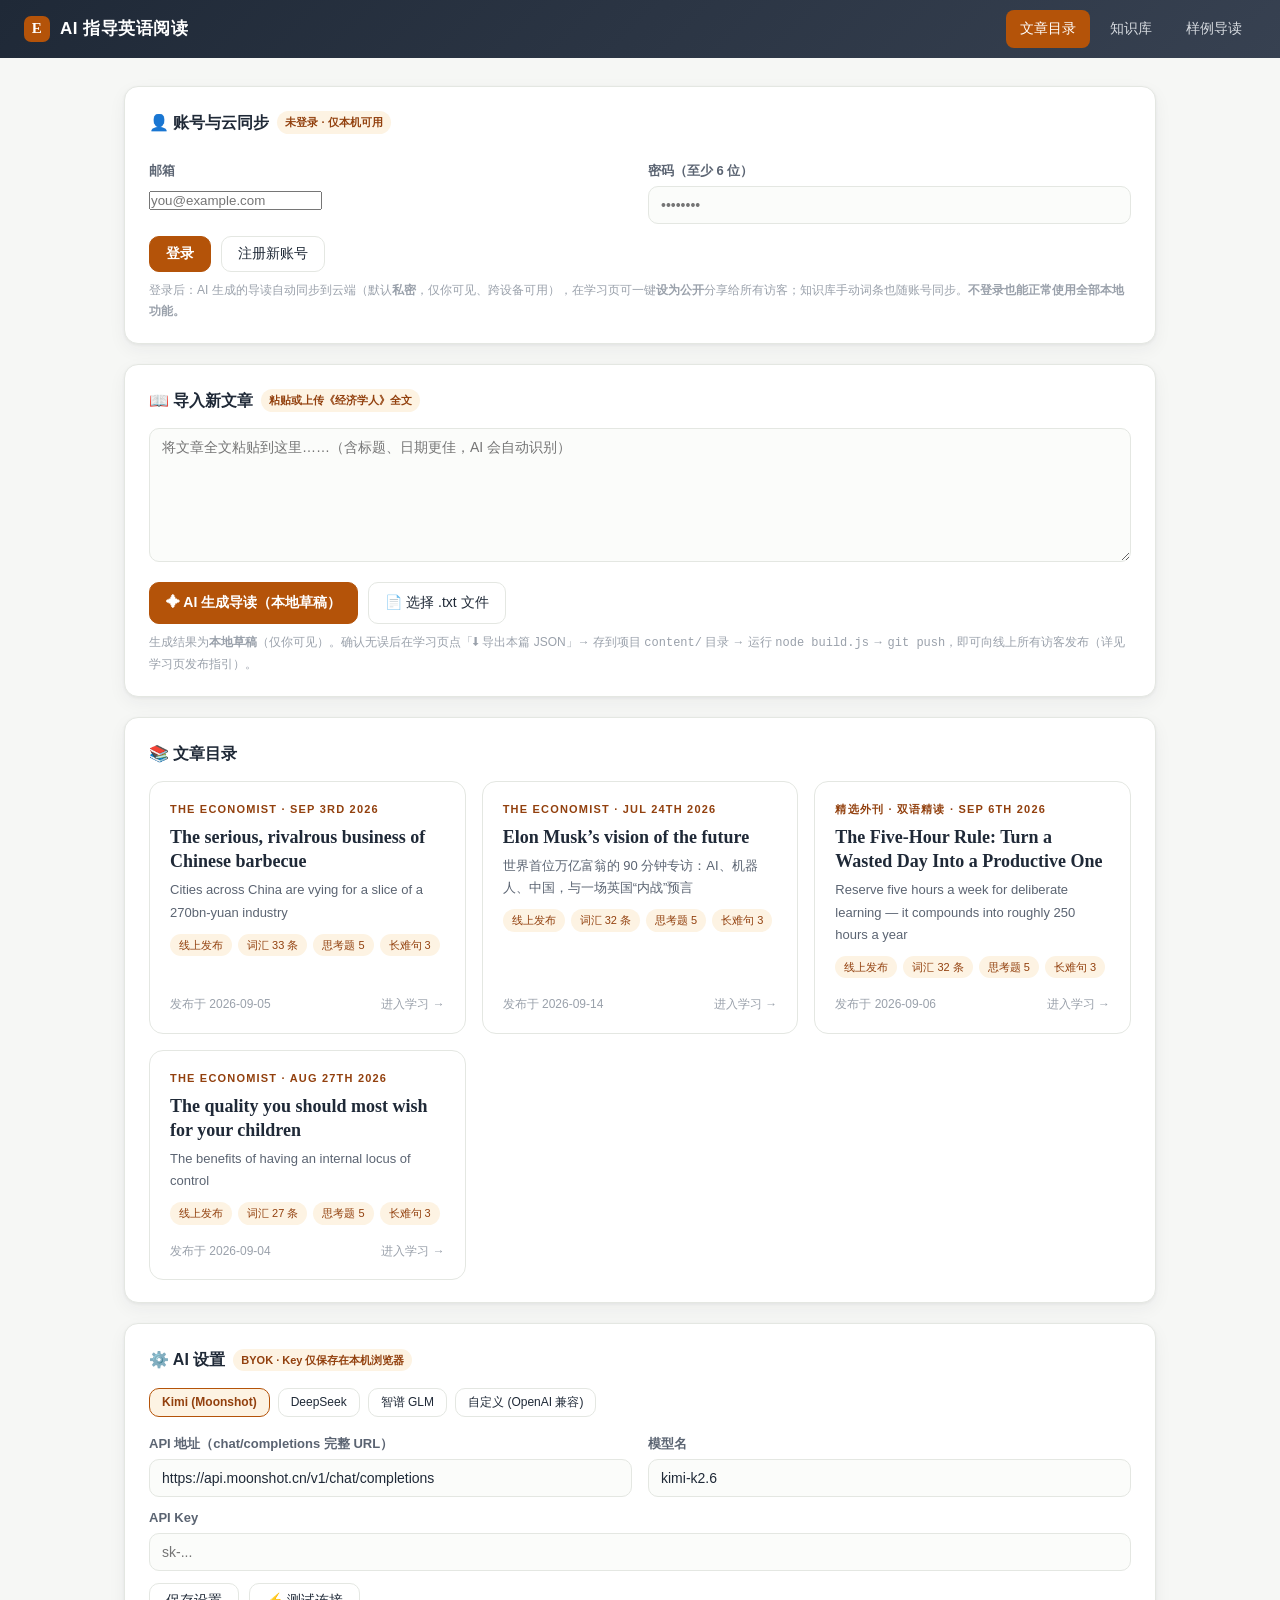
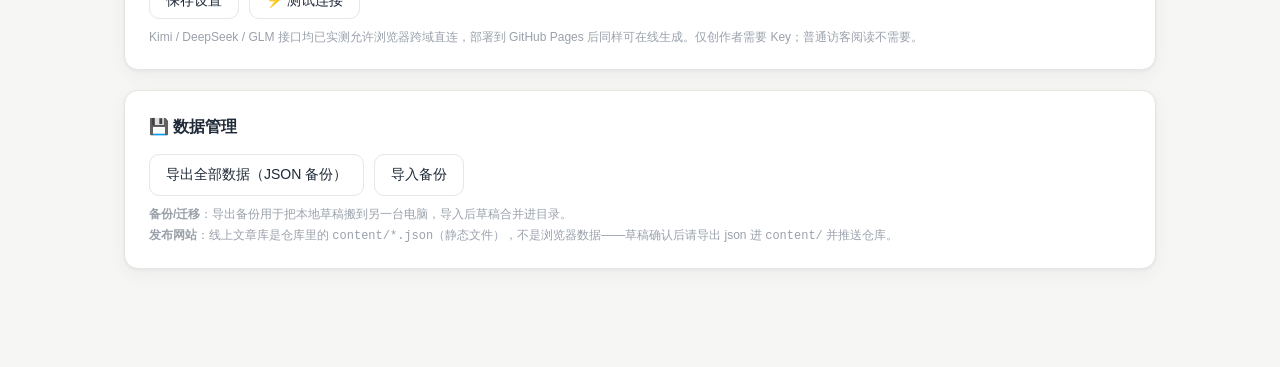
<file: index.html>
<!DOCTYPE html>
<html lang="zh-CN">
<head>
<meta charset="UTF-8">
<meta name="viewport" content="width=device-width, initial-scale=1.0">
<title>AI 指导英语阅读 · 目录</title>
<link rel="stylesheet" href="assets/style.css">
</head>
<body data-page="index">
  <div class="topbar">
    <div class="brand"><span class="logo">E</span>AI 指导英语阅读</div>
    <div class="nav">
      <a class="active" href="index.html">文章目录</a>
      <a href="knowledge.html">知识库</a>
      <a href="reader.html?id=internal-locus-of-control">样例导读</a>
    </div>
  </div>

  <div class="wrap">
    <!-- 账号与云同步 -->
    <div class="card" id="authCard">
      <h2>👤 账号与云同步 <span class="tag" id="authStateTag">未登录 · 仅本机可用</span></h2>
      <div id="authLoggedOut">
        <div class="grid2">
          <div>
            <label class="fld">邮箱</label>
            <input type="email" id="authEmail" placeholder="you@example.com">
          </div>
          <div>
            <label class="fld">密码（至少 6 位）</label>
            <input type="password" id="authPass" placeholder="••••••••">
          </div>
        </div>
        <div class="btnrow">
          <button class="btn primary" id="loginBtn">登录</button>
          <button class="btn" id="signupBtn">注册新账号</button>
        </div>
        <div class="hintline">登录后：AI 生成的导读自动同步到云端（默认<b>私密</b>，仅你可见、跨设备可用），在学习页可一键<b>设为公开</b>分享给所有访客；知识库手动词条也随账号同步。<b>不登录也能正常使用全部本地功能。</b></div>
      </div>
      <div id="authLoggedIn" style="display:none">
        <div class="hintline" style="margin-bottom:10px">已登录：<b id="authUserEmail"></b> <span id="syncStatus" style="color:#9aa1ab"></span></div>
        <div class="btnrow">
          <button class="btn" id="syncBtn">立即同步</button>
          <button class="btn danger" id="logoutBtn">退出登录</button>
        </div>
        <div class="hintline">你的文章默认私密；在学习页点「🌐 设为公开」即分享给所有访客。想让他人也来张贴文章？把本站地址发给对方，各自注册账号即可。</div>
      </div>
    </div>

    <!-- 导入新文章 -->
    <div class="card">
      <h2>📖 导入新文章 <span class="tag">粘贴或上传《经济学人》全文</span></h2>
      <textarea id="pasteBox" rows="7" placeholder="将文章全文粘贴到这里……（含标题、日期更佳，AI 会自动识别）"></textarea>
      <div class="btnrow">
        <button class="btn primary" id="genBtn">✦ AI 生成导读（本地草稿）</button>
        <label class="btn" style="cursor:pointer">📄 选择 .txt 文件<input type="file" id="fileInput" accept=".txt,.md" style="display:none"></label>
      </div>
      <div id="genError" style="display:none;margin-top:10px;padding:10px 14px;border-radius:8px;background:#fef2f2;border:1px solid #fecaca;color:#b91c1c;font-size:13px;line-height:1.6"></div>
      <div class="hintline">生成结果为<b>本地草稿</b>（仅你可见）。确认无误后在学习页点「⬇ 导出本篇 JSON」→ 存到项目 <code>content/</code> 目录 → 运行 <code>node build.js</code> → <code>git push</code>，即可向线上所有访客发布（详见学习页发布指引）。</div>
    </div>

    <!-- 文章目录 -->
    <div class="card">
      <h2>📚 文章目录</h2>
      <div id="catalog" class="article-grid"></div>
    </div>

    <!-- AI 设置 -->
    <div class="card">
      <h2>⚙️ AI 设置 <span class="tag">BYOK · Key 仅保存在本机浏览器</span></h2>
      <div class="preset-row">
        <button class="btn preset-btn" data-preset="kimi">Kimi (Moonshot)</button>
        <button class="btn preset-btn" data-preset="deepseek">DeepSeek</button>
        <button class="btn preset-btn" data-preset="glm">智谱 GLM</button>
        <button class="btn preset-btn" data-preset="custom">自定义 (OpenAI 兼容)</button>
      </div>
      <div class="grid2">
        <div>
          <label class="fld">API 地址（chat/completions 完整 URL）</label>
          <input type="text" id="cfgBase" placeholder="https://api.moonshot.cn/v1/chat/completions">
        </div>
        <div>
          <label class="fld">模型名</label>
          <input type="text" id="cfgModel" placeholder="kimi-k2.6">
        </div>
      </div>
      <label class="fld">API Key</label>
      <input type="password" id="cfgKey" placeholder="sk-...">
      <div class="btnrow">
        <button class="btn" id="saveCfg">保存设置</button>
        <button class="btn" id="testCfg">⚡ 测试连接</button>
        <span id="cfgTestResult" style="font-size:13px;align-self:center"></span>
      </div>
      <div class="hintline">Kimi / DeepSeek / GLM 接口均已实测允许浏览器跨域直连，部署到 GitHub Pages 后同样可在线生成。仅创作者需要 Key；普通访客阅读不需要。</div>
    </div>

    <!-- 数据管理 -->
    <div class="card">
      <h2>💾 数据管理</h2>
      <div class="btnrow">
        <button class="btn" id="exportBtn">导出全部数据（JSON 备份）</button>
        <label class="btn" style="cursor:pointer">导入备份<input type="file" id="importFile" accept=".json" style="display:none"></label>
      </div>
      <div class="hintline"><b>备份/迁移</b>：导出备份用于把本地草稿搬到另一台电脑，导入后草稿合并进目录。<br>
      <b>发布网站</b>：线上文章库是仓库里的 <code>content/*.json</code>（静态文件），不是浏览器数据——草稿确认后请导出 json 进 <code>content/</code> 并推送仓库。</div>
    </div>
  </div>

  <div class="overlay" id="overlay"><div class="spinner"></div><div class="msg">AI 正在生成导读……</div></div>
  <script src="assets/vendor/supabase.min.js"></script>
  <script src="assets/cloud.js"></script>
  <script src="assets/seed.js"></script>
  <script src="assets/articles.js"></script>
  <script src="assets/ai.js"></script>
  <script src="assets/app.js"></script>
</body>
</html>
</file>
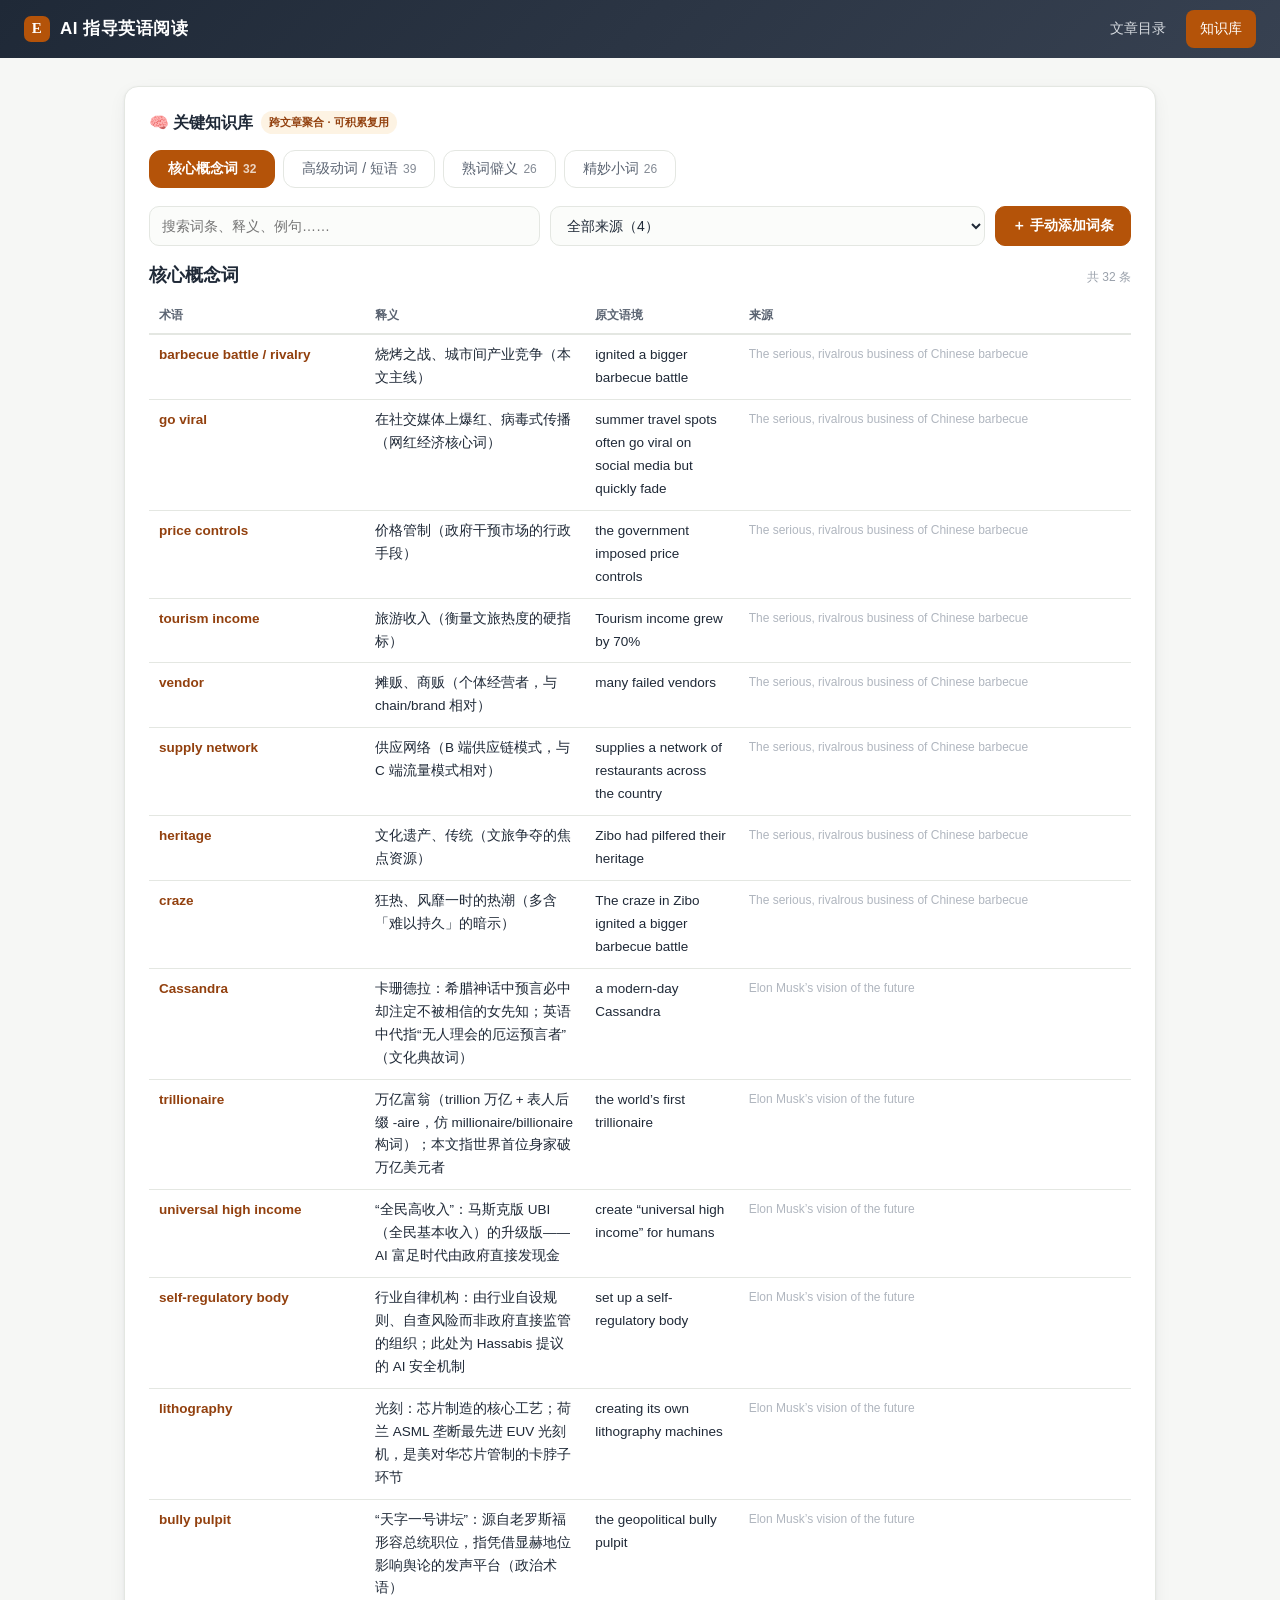
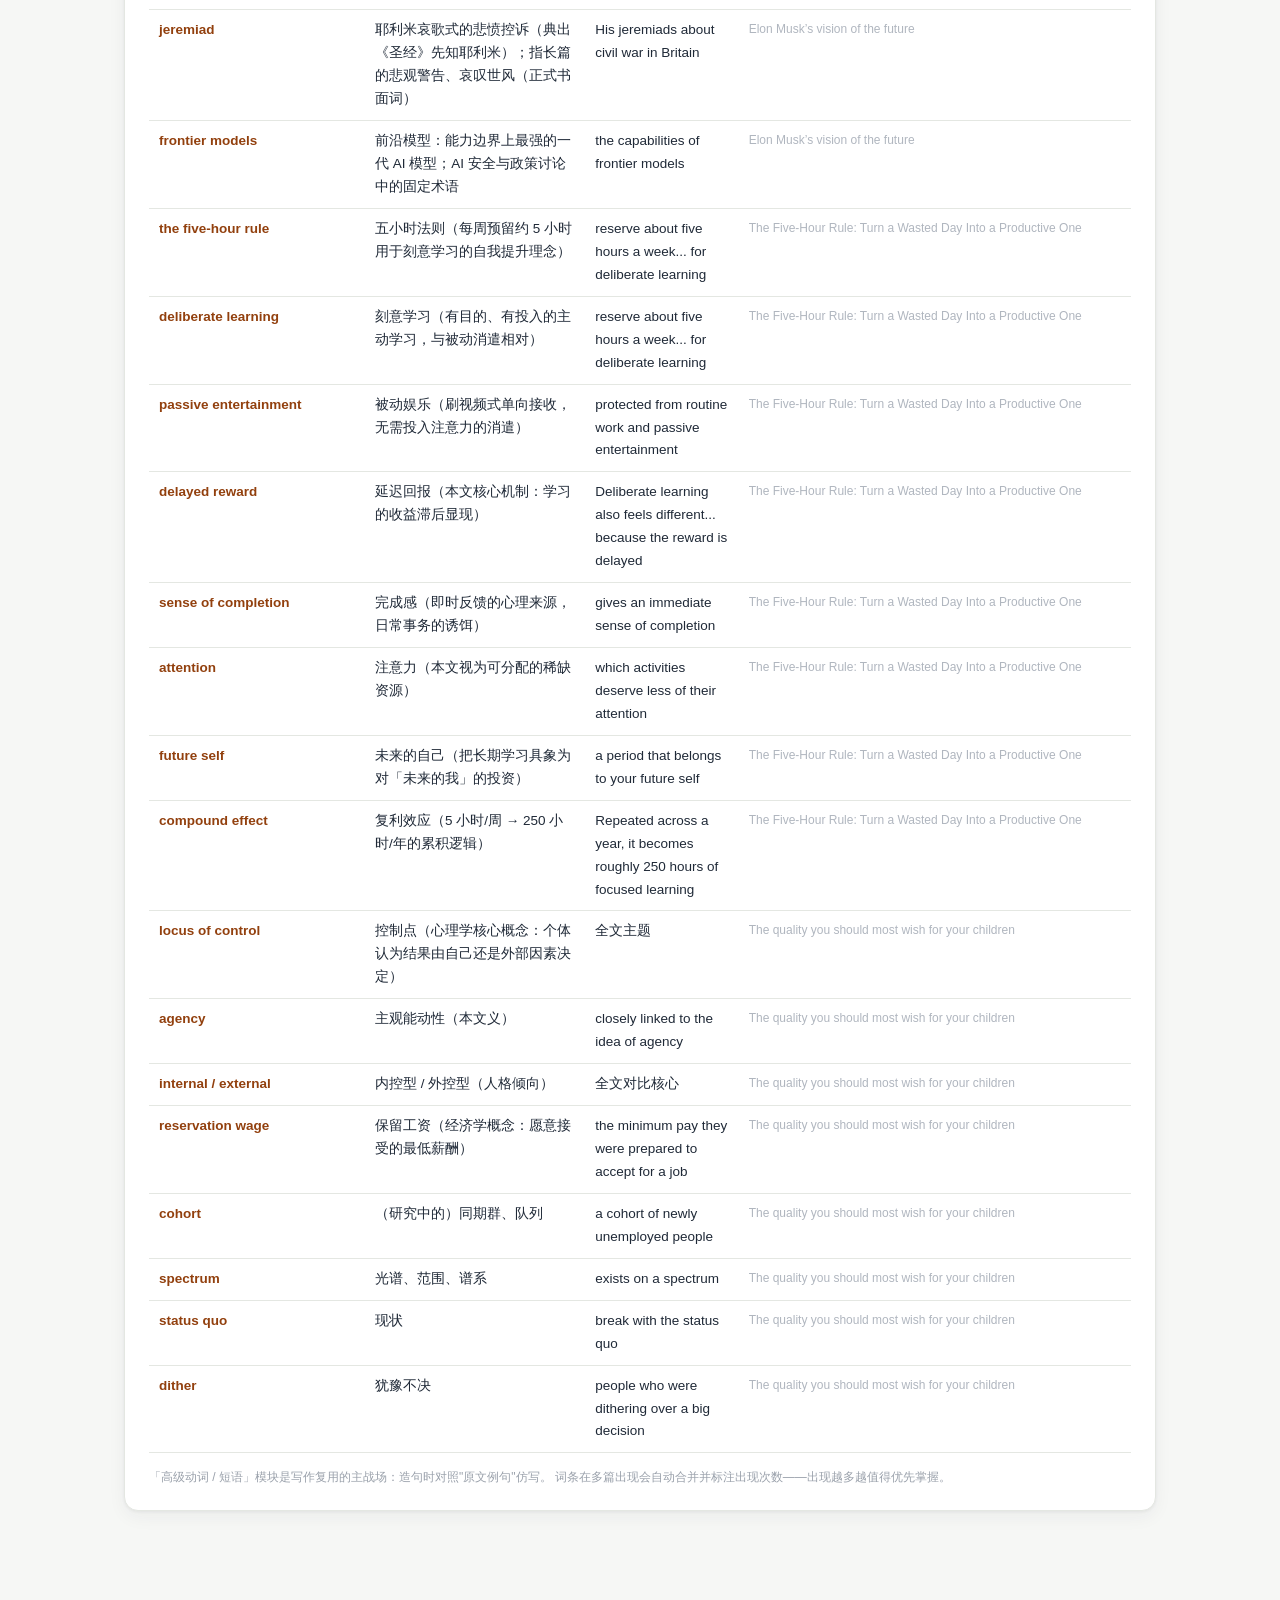
<file: knowledge.html>
<!DOCTYPE html>
<html lang="zh-CN">
<head>
<meta charset="UTF-8">
<meta name="viewport" content="width=device-width, initial-scale=1.0">
<title>知识库 · AI 指导英语阅读</title>
<link rel="stylesheet" href="assets/style.css">
</head>
<body data-page="knowledge">
  <div class="topbar">
    <div class="brand"><span class="logo">E</span>AI 指导英语阅读</div>
    <div class="nav">
      <a href="index.html">文章目录</a>
      <a class="active" href="knowledge.html">知识库</a>
    </div>
  </div>

  <div class="wrap">
    <div class="card">
      <h2>🧠 关键知识库 <span class="tag">跨文章聚合 · 可积累复用</span></h2>
      <div class="kb-tabs">
        <button class="kb-tab active" data-cat="concepts">核心概念词<span class="cnt"></span></button>
        <button class="kb-tab" data-cat="verbs">高级动词 / 短语<span class="cnt"></span></button>
        <button class="kb-tab" data-cat="insiders">熟词僻义<span class="cnt"></span></button>
        <button class="kb-tab" data-cat="gems">精妙小词<span class="cnt"></span></button>
      </div>
      <div class="kb-toolbar">
        <input type="text" id="kbSearch" placeholder="搜索词条、释义、例句……">
        <select id="kbSource"></select>
        <button class="btn primary" id="kbAddBtn">＋ 手动添加词条</button>
      </div>
      <div style="display:flex;justify-content:space-between;align-items:baseline;margin-bottom:4px">
        <h2 id="kbTitle" style="border:none;margin:0;font-family:var(--serif);font-size:18px">核心概念词</h2>
        <span id="kbCount" style="font-size:12px;color:#9aa1ab"></span>
      </div>
      <table class="vocab-table" id="kbTable">
        <thead></thead><tbody></tbody>
      </table>
      <div class="hintline" style="margin-top:14px">
        「高级动词 / 短语」模块是写作复用的主战场：造句时对照"原文例句"仿写。
        词条在多篇出现会自动合并并标注出现次数——出现越多越值得优先掌握。
      </div>
    </div>
  </div>

  <script src="assets/vendor/supabase.min.js"></script>
  <script src="assets/cloud.js"></script>
  <script src="assets/seed.js"></script>
  <script src="assets/articles.js"></script>
  <script src="assets/app.js"></script>
</body>
</html>
</file>
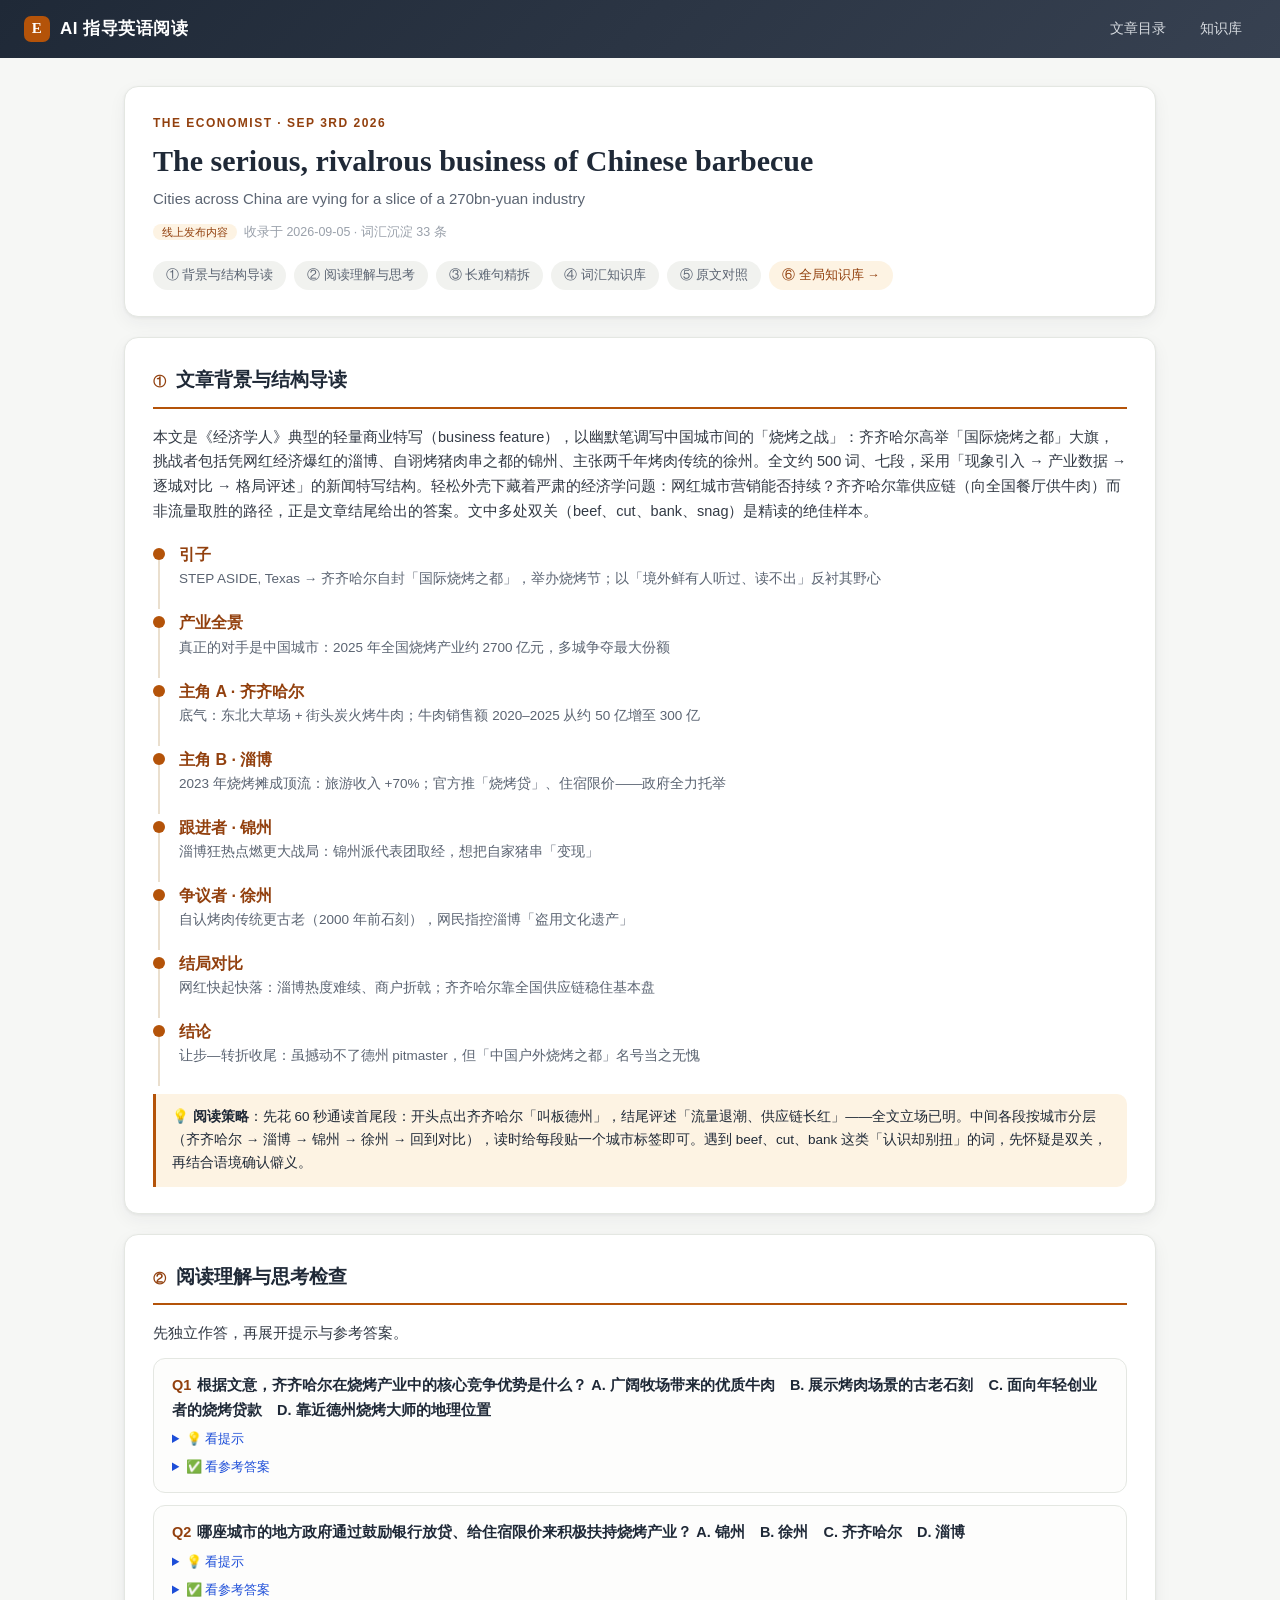
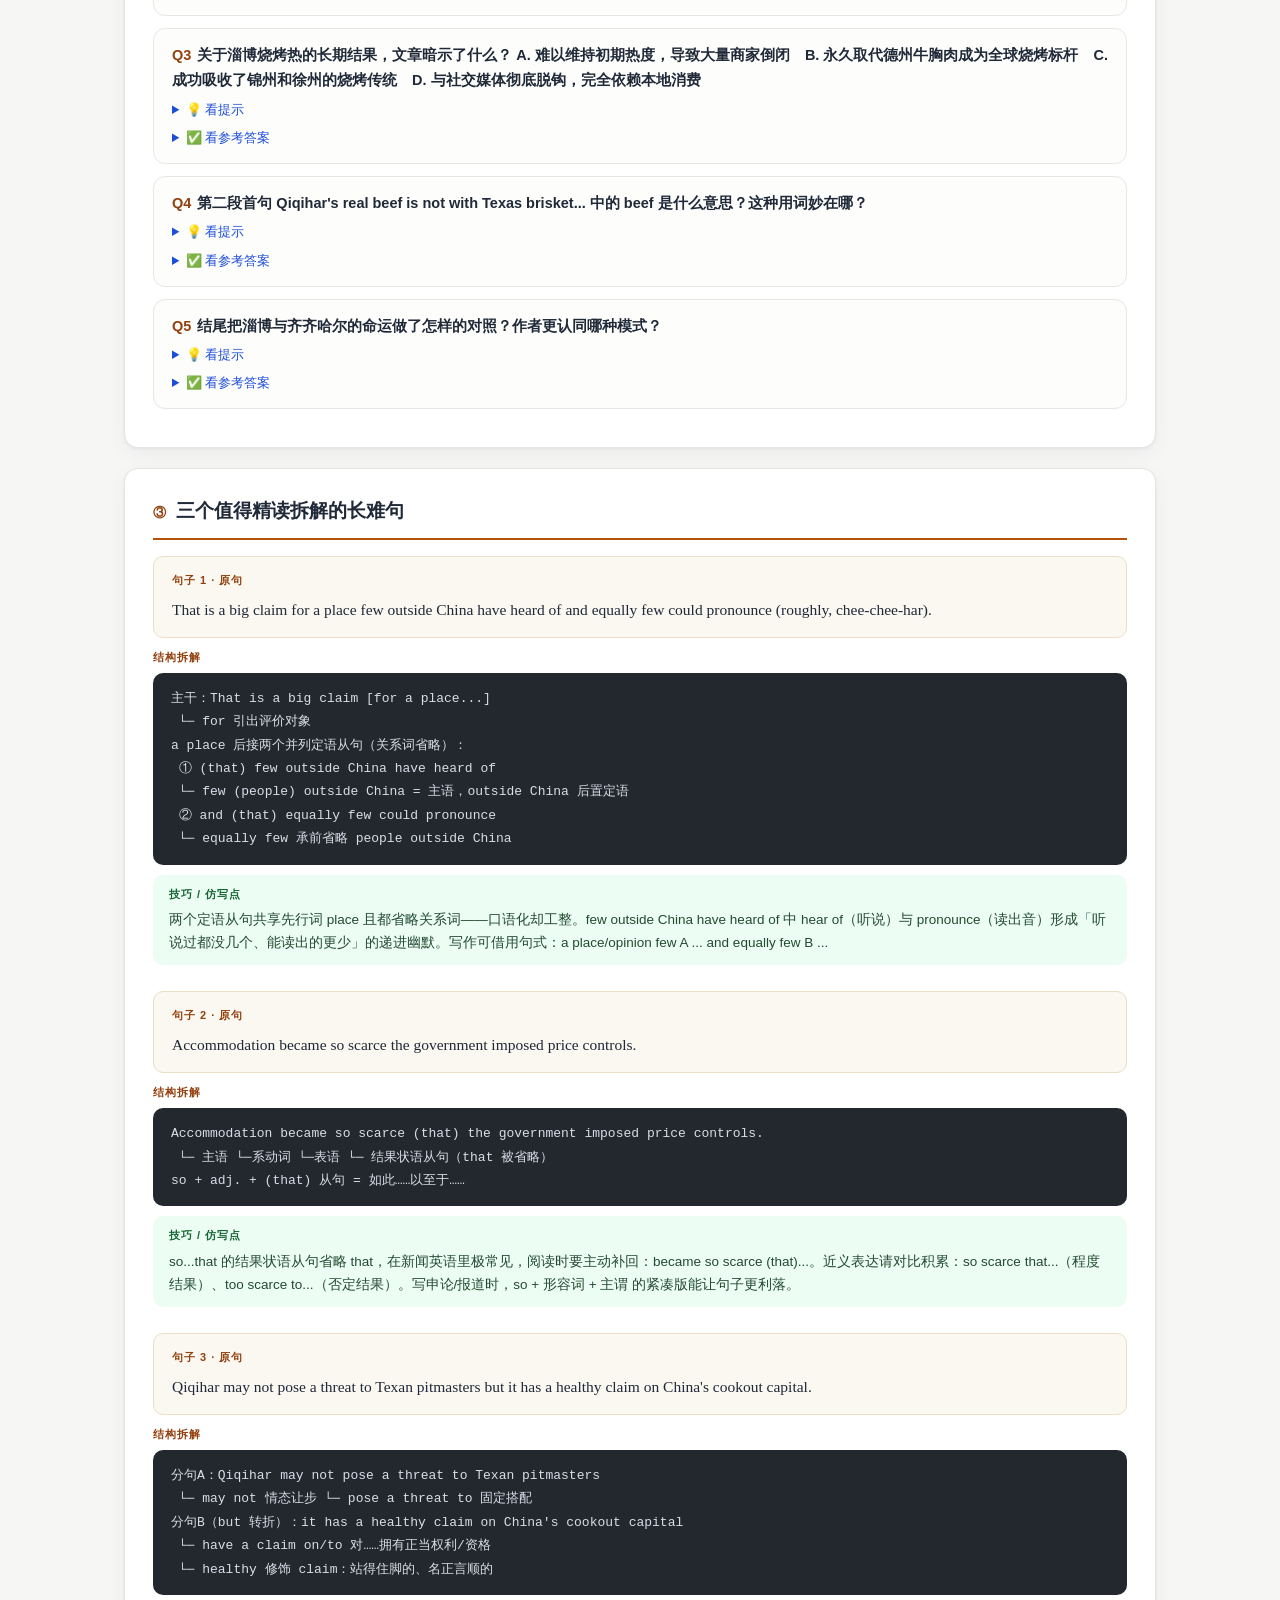
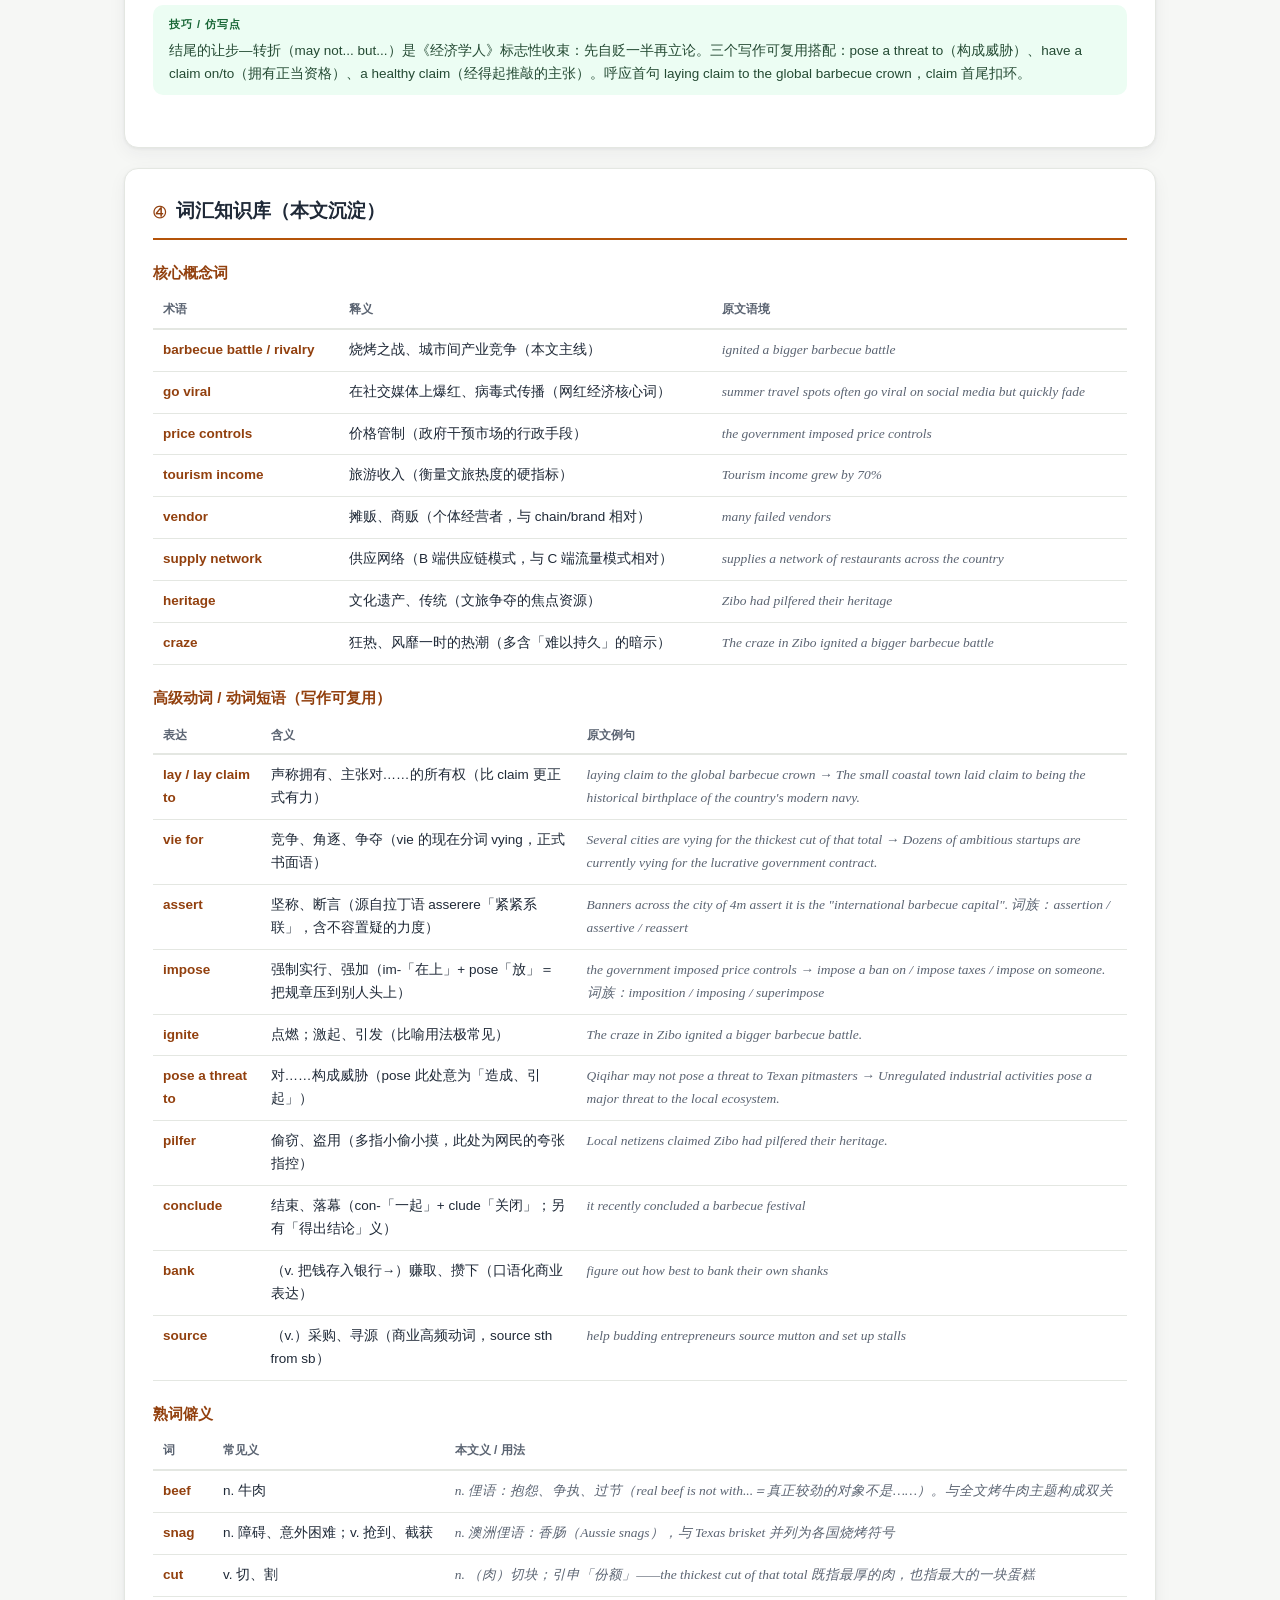
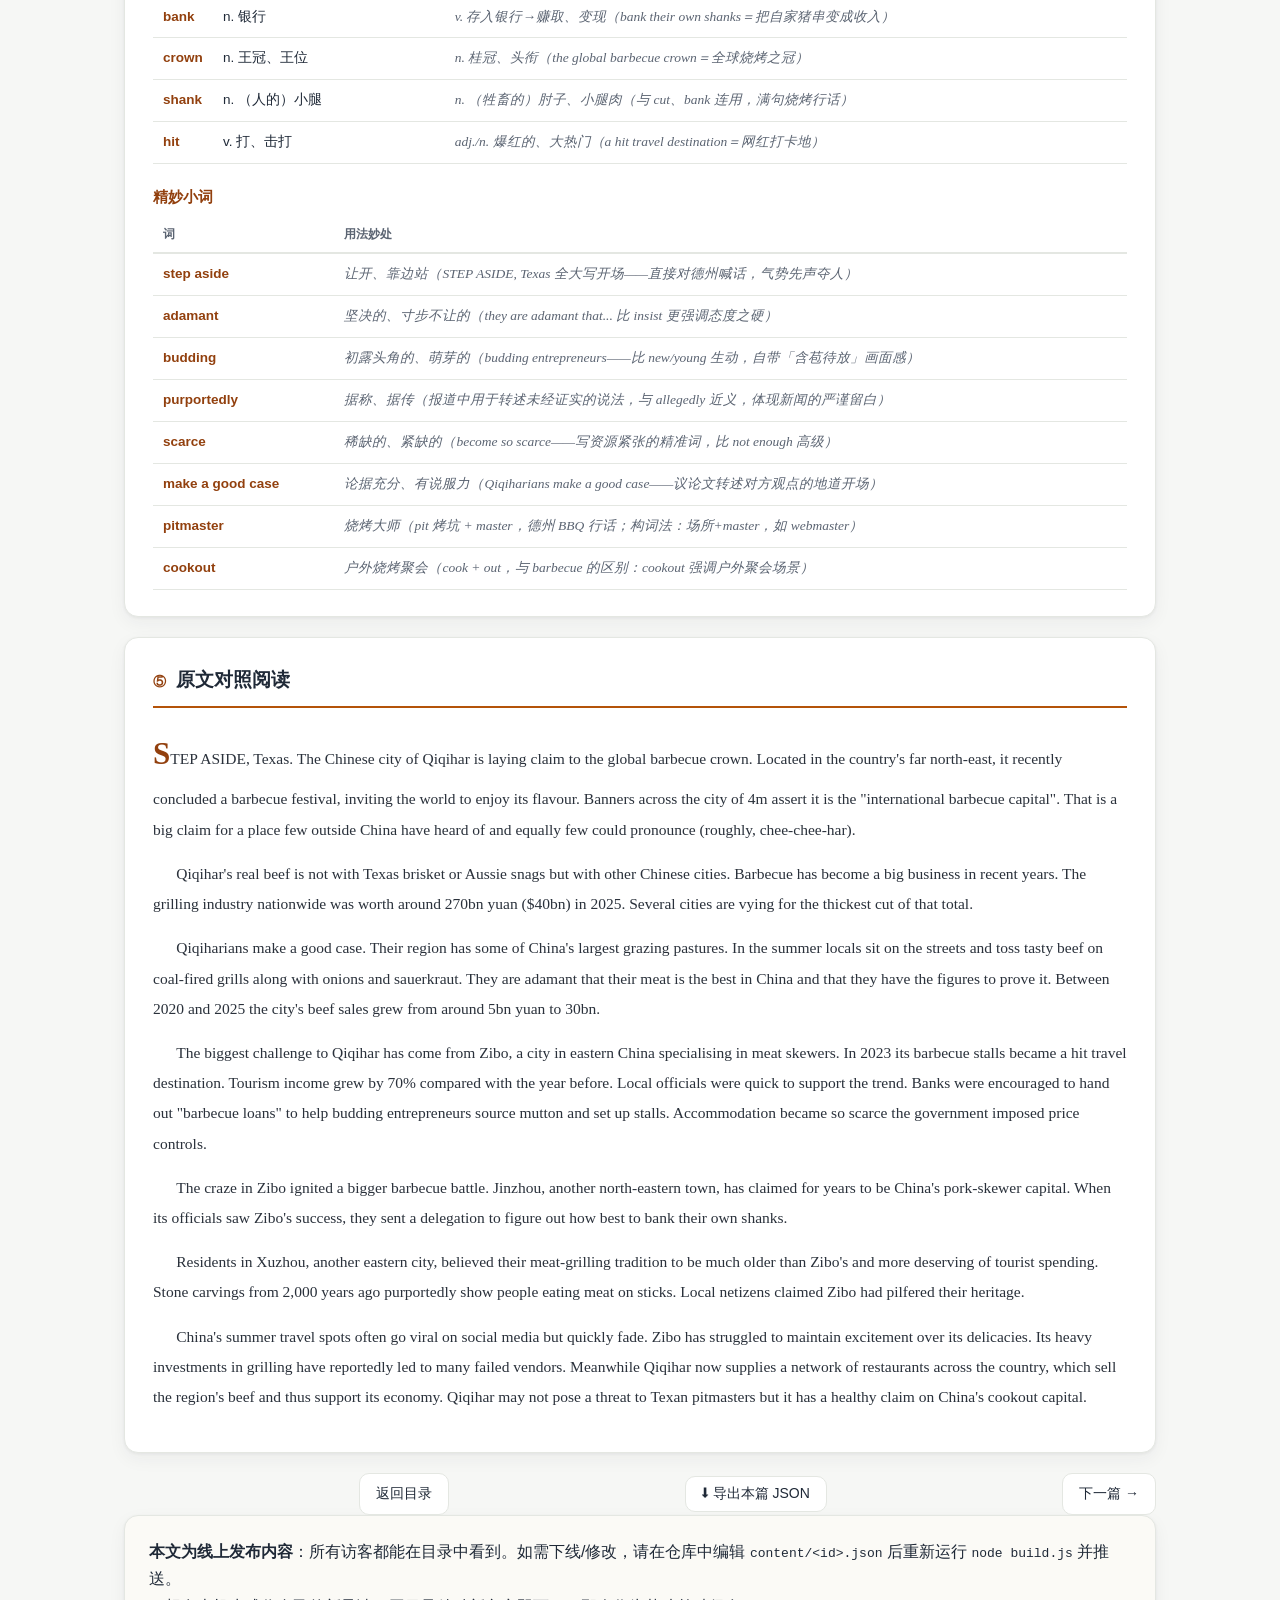
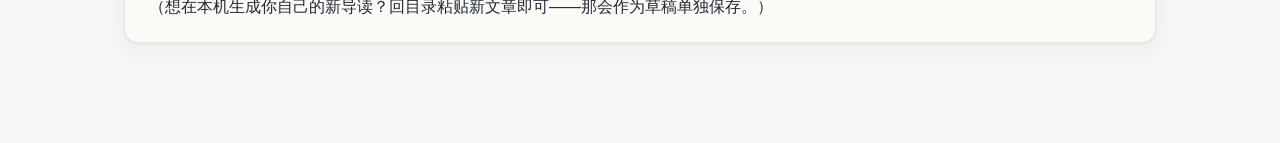
<file: reader.html>
<!DOCTYPE html>
<html lang="zh-CN">
<head>
<meta charset="UTF-8">
<meta name="viewport" content="width=device-width, initial-scale=1.0">
<title>导读学习 · AI 指导英语阅读</title>
<link rel="stylesheet" href="assets/style.css">
<style>
  .sec h3 { font-size: 15px; color: var(--accent-deep); margin: 20px 0 6px; }
</style>
</head>
<body data-page="reader">
  <div class="topbar">
    <div class="brand"><span class="logo">E</span>AI 指导英语阅读</div>
    <div class="nav">
      <a href="index.html">文章目录</a>
      <a href="knowledge.html">知识库</a>
    </div>
  </div>
  <div class="wrap" id="app">
    <div class="card empty">加载中……</div>
  </div>
  <script src="assets/vendor/supabase.min.js"></script>
  <script src="assets/cloud.js"></script>
  <script src="assets/seed.js"></script>
  <script src="assets/articles.js"></script>
  <script src="assets/app.js"></script>
  <script src="assets/reader.js"></script>
</body>
</html>
</file>
<file: assets/style.css>
/* AI 指导英语阅读 · 全站样式（浅色主题） */
:root {
  --bg: #f6f7f5;
  --panel: #ffffff;
  --ink: #1f2937;
  --ink-soft: #5b6472;
  --line: #e4e7e2;
  --accent: #b45309;       /* 琥珀棕，经济学人质感 */
  --accent-soft: #fdf3e3;
  --accent-deep: #92400e;
  --green: #166534;
  --green-soft: #ecfdf3;
  --blue: #1d4ed8;
  --blue-soft: #eef3ff;
  --red-soft: #fdeaea;
  --red: #b91c1c;
  --radius: 14px;
  --shadow: 0 1px 3px rgba(31,41,55,.06), 0 6px 18px rgba(31,41,55,.05);
  --serif: Georgia, "Times New Roman", "Songti SC", serif;
  --sans: -apple-system, "Segoe UI", "PingFang SC", "Microsoft YaHei", sans-serif;
}
* { box-sizing: border-box; margin: 0; padding: 0; }
body {
  background: var(--bg);
  color: var(--ink);
  font-family: var(--sans);
  line-height: 1.7;
  min-height: 100vh;
}
a { color: var(--accent-deep); text-decoration: none; }
a:hover { text-decoration: underline; }

/* ── 顶栏 ───────────────────────── */
.topbar {
  background: linear-gradient(135deg, #1f2937 0%, #374151 100%);
  color: #fff;
  padding: 0 24px;
  display: flex; align-items: center; justify-content: space-between;
  height: 58px; position: sticky; top: 0; z-index: 50;
}
.topbar .brand { font-size: 17px; font-weight: 700; letter-spacing: .5px; display: flex; align-items: center; gap: 10px; }
.topbar .brand .logo {
  width: 26px; height: 26px; border-radius: 7px;
  background: var(--accent); color: #fff;
  display: inline-flex; align-items: center; justify-content: center;
  font-family: var(--serif); font-size: 15px; font-weight: 700;
}
.topbar .nav { display: flex; gap: 6px; }
.topbar .nav a {
  color: #d7dbe0; padding: 7px 14px; border-radius: 8px; font-size: 14px;
}
.topbar .nav a:hover { background: rgba(255,255,255,.12); text-decoration: none; }
.topbar .nav a.active { background: var(--accent); color: #fff; }

.wrap { max-width: 1080px; margin: 0 auto; padding: 28px 24px 80px; }

/* ── 卡片 ───────────────────────── */
.card {
  background: var(--panel); border: 1px solid var(--line);
  border-radius: var(--radius); box-shadow: var(--shadow);
  padding: 22px 24px; margin-bottom: 20px;
}
.card h2 { font-size: 16px; margin-bottom: 14px; display: flex; align-items: center; gap: 8px; }
.card h2 .tag { font-size: 11px; font-weight: 600; color: var(--accent-deep); background: var(--accent-soft); padding: 2px 8px; border-radius: 20px; }

/* ── 表单 ───────────────────────── */
textarea, input[type=text], input[type=password], select {
  width: 100%; border: 1px solid var(--line); border-radius: 10px;
  padding: 10px 12px; font-size: 14px; font-family: var(--sans);
  background: #fbfcfa; color: var(--ink);
}
textarea:focus, input:focus, select:focus { outline: 2px solid #f2d9ae; border-color: var(--accent); }
label.fld { display: block; font-size: 13px; color: var(--ink-soft); margin: 10px 0 4px; font-weight: 600; }

.btn {
  display: inline-flex; align-items: center; gap: 6px;
  border: 1px solid var(--line); background: #fff; color: var(--ink);
  border-radius: 10px; padding: 8px 16px; font-size: 14px; cursor: pointer;
  font-family: var(--sans); transition: .15s;
}
.btn:hover { border-color: var(--accent); color: var(--accent-deep); }
.btn.primary { background: var(--accent); border-color: var(--accent); color: #fff; font-weight: 600; }
.btn.primary:hover { background: var(--accent-deep); }
.btn.danger { color: var(--red); border-color: #f3caca; }
.btn.danger:hover { background: var(--red-soft); }
.btn:disabled { opacity: .5; cursor: not-allowed; }
.btnrow { display: flex; gap: 10px; flex-wrap: wrap; margin-top: 12px; }

/* ── 目录卡片 ───────────────────── */
.article-grid { display: grid; grid-template-columns: repeat(auto-fill, minmax(300px, 1fr)); gap: 16px; }
.art-card {
  background: var(--panel); border: 1px solid var(--line); border-radius: var(--radius);
  padding: 18px 20px; cursor: pointer; transition: .15s; position: relative;
  display: flex; flex-direction: column; gap: 6px;
}
.art-card:hover { border-color: var(--accent); box-shadow: var(--shadow); transform: translateY(-2px); }
.art-card .kicker { font-size: 11px; letter-spacing: 1.2px; text-transform: uppercase; color: var(--accent-deep); font-weight: 700; }
.art-card h3 { font-family: var(--serif); font-size: 18px; line-height: 1.35; color: var(--ink); }
.art-card .sub { font-size: 13px; color: var(--ink-soft); }
.art-card .meta { font-size: 12px; color: #9aa1ab; margin-top: auto; padding-top: 10px; display: flex; justify-content: space-between; }
.art-card .chips { display: flex; gap: 6px; flex-wrap: wrap; margin-top: 4px; }
.chip { font-size: 11px; background: var(--accent-soft); color: var(--accent-deep); border-radius: 20px; padding: 2px 9px; }
.empty { text-align: center; color: var(--ink-soft); padding: 50px 0; font-size: 14px; }

/* ── 设置面板 ───────────────────── */
.preset-row { display: flex; gap: 8px; flex-wrap: wrap; margin-bottom: 6px; }
.preset-btn { font-size: 12px; padding: 5px 12px; }
.preset-btn.active { background: var(--accent-soft); border-color: var(--accent); color: var(--accent-deep); font-weight: 600; }
.grid2 { display: grid; grid-template-columns: 1fr 1fr; gap: 0 16px; }
@media (max-width: 640px) { .grid2 { grid-template-columns: 1fr; } }
.hintline { font-size: 12px; color: #9aa1ab; margin-top: 8px; }

/* ── 学习页 ─────────────────────── */
.reader-head { padding: 26px 28px 22px; }
.reader-head .kicker { font-size: 12px; letter-spacing: 1.5px; text-transform: uppercase; color: var(--accent-deep); font-weight: 700; margin-bottom: 8px; }
.reader-head h1 { font-family: var(--serif); font-size: 30px; line-height: 1.3; margin-bottom: 6px; }
.reader-head .sub { font-size: 15px; color: var(--ink-soft); margin-bottom: 10px; }
.reader-head .meta { font-size: 12.5px; color: #9aa1ab; }
.toc-pills { display: flex; gap: 8px; flex-wrap: wrap; margin: 18px 0 4px; }
.toc-pills a { font-size: 12.5px; background: #f1f2ef; border-radius: 20px; padding: 4px 13px; color: var(--ink-soft); }
.toc-pills a:hover { background: var(--accent-soft); color: var(--accent-deep); text-decoration: none; }

.sec { padding: 26px 28px; }
.sec > h2 {
  font-size: 19px; font-family: var(--serif); margin-bottom: 16px;
  padding-bottom: 10px; border-bottom: 2px solid var(--accent);
  display: flex; align-items: baseline; gap: 10px;
}
.sec > h2 .num { font-size: 13px; color: var(--accent-deep); font-family: var(--sans); font-weight: 700; }

/* 背景与结构 */
.prose { font-size: 14.5px; color: #333a45; }
.prose p { margin-bottom: 10px; }
.flow { margin: 18px 0 6px; }
.flow-item { display: flex; gap: 14px; }
.flow-rail { display: flex; flex-direction: column; align-items: center; }
.flow-dot { width: 12px; height: 12px; border-radius: 50%; background: var(--accent); flex: none; margin-top: 7px; }
.flow-line { width: 2px; flex: 1; background: #eadfce; min-height: 26px; }
.flow-body { padding-bottom: 18px; }
.flow-body b { color: var(--accent-deep); }
.flow-body .d { font-size: 13.5px; color: var(--ink-soft); }
.strategy {
  background: var(--accent-soft); border-left: 3px solid var(--accent);
  border-radius: 0 10px 10px 0; padding: 12px 16px; font-size: 13.5px; margin-top: 8px;
}

/* 问题 */
.q-item { border: 1px solid var(--line); border-radius: 12px; padding: 14px 18px; margin-bottom: 12px; background: #fdfdfc; }
.q-item .q { font-weight: 600; font-size: 14.5px; margin-bottom: 6px; }
.q-item .q .qn { color: var(--accent-deep); margin-right: 6px; }
details { margin-top: 6px; }
details summary { font-size: 13px; color: var(--blue); cursor: pointer; user-select: none; }
details .ans { font-size: 13.5px; color: #333a45; margin-top: 8px; padding: 10px 14px; border-radius: 8px; }
details .ans.hint { background: var(--blue-soft); }
details .ans.ref { background: var(--green-soft); }

/* 长难句 */
.sent { margin-bottom: 26px; }
.sent .orig {
  font-family: var(--serif); font-size: 15.5px; line-height: 1.75;
  background: #fbf8f2; border: 1px solid #ecdfc6; border-radius: 10px;
  padding: 14px 18px; margin-bottom: 10px;
}
.sent .orig .lbl, .sent .parse-wrap .lbl, .sent .note .lbl {
  font-size: 11px; font-weight: 700; letter-spacing: 1px; color: var(--accent-deep);
  display: block; margin-bottom: 6px; font-family: var(--sans);
}
.sent .parse {
  font-family: "Cascadia Code", Consolas, "Courier New", monospace;
  font-size: 13px; line-height: 1.8; white-space: pre-wrap;
  background: #23272e; color: #d8dee9; border-radius: 10px; padding: 14px 18px;
  overflow-x: auto;
}
.sent .note {
  font-size: 13.5px; background: var(--green-soft); border-radius: 10px;
  padding: 10px 16px; margin-top: 10px; color: #244a33;
}
.sent .note .lbl { color: var(--green); }

/* 词汇表 */
.vocab-table { width: 100%; border-collapse: collapse; font-size: 13.5px; margin-top: 6px; }
.vocab-table th {
  text-align: left; font-size: 12px; color: var(--ink-soft);
  border-bottom: 2px solid var(--line); padding: 8px 10px; white-space: nowrap;
}
.vocab-table td { padding: 9px 10px; border-bottom: 1px solid var(--line); vertical-align: top; }
.vocab-table tr:hover td { background: #fbf8f2; }
.vocab-table td:first-child { font-weight: 700; color: var(--accent-deep); }
.vocab-table.rich td:last-child { color: var(--ink-soft); font-style: italic; font-family: var(--serif); }
.vocab-table .num-cell { color: #b0b6bf; font-size: 12px; white-space: nowrap; }

/* 原文 */
.original-text { font-family: var(--serif); font-size: 15.5px; line-height: 1.95; color: #2a313b; column-gap: 40px; }
.original-text p { margin-bottom: 14px; text-indent: 1.5em; }
.original-text p:first-child { text-indent: 0; }
.original-text p:first-child::first-letter { font-size: 200%; font-weight: 700; color: var(--accent-deep); }

/* 底部导航 */
.reader-nav { display: flex; justify-content: space-between; align-items: center; gap: 10px; }

/* ── 知识库 ─────────────────────── */
.kb-tabs { display: flex; gap: 8px; flex-wrap: wrap; margin-bottom: 18px; }
.kb-tab {
  border: 1px solid var(--line); background: #fff; border-radius: 12px;
  padding: 9px 18px; font-size: 14px; cursor: pointer; color: var(--ink-soft);
}
.kb-tab.active { background: var(--accent); border-color: var(--accent); color: #fff; font-weight: 600; }
.kb-tab .cnt { font-size: 12px; opacity: .75; margin-left: 5px; }
.kb-toolbar { display: flex; gap: 10px; margin-bottom: 14px; flex-wrap: wrap; }
.kb-toolbar input[type=text] { flex: 1; min-width: 200px; }
.kb-toolbar select { width: auto; min-width: 180px; }

/* 提示条 */
.toast {
  position: fixed; bottom: 28px; left: 50%; transform: translateX(-50%) translateY(20px);
  background: #1f2937; color: #fff; padding: 10px 22px; border-radius: 10px;
  font-size: 14px; opacity: 0; pointer-events: none; transition: .25s; z-index: 99;
  max-width: 80vw;
}
.toast.show { opacity: 1; transform: translateX(-50%) translateY(0); }
.toast.err { background: var(--red); }

/* 加载遮罩 */
.overlay {
  position: fixed; inset: 0; background: rgba(246,247,245,.85); z-index: 90;
  display: none; align-items: center; justify-content: center; flex-direction: column; gap: 14px;
}
.overlay.show { display: flex; }
.spinner {
  width: 34px; height: 34px; border: 3px solid #eadfce; border-top-color: var(--accent);
  border-radius: 50%; animation: spin .8s linear infinite;
}
@keyframes spin { to { transform: rotate(360deg); } }
.overlay .msg { font-size: 14px; color: var(--ink-soft); }
</file>
